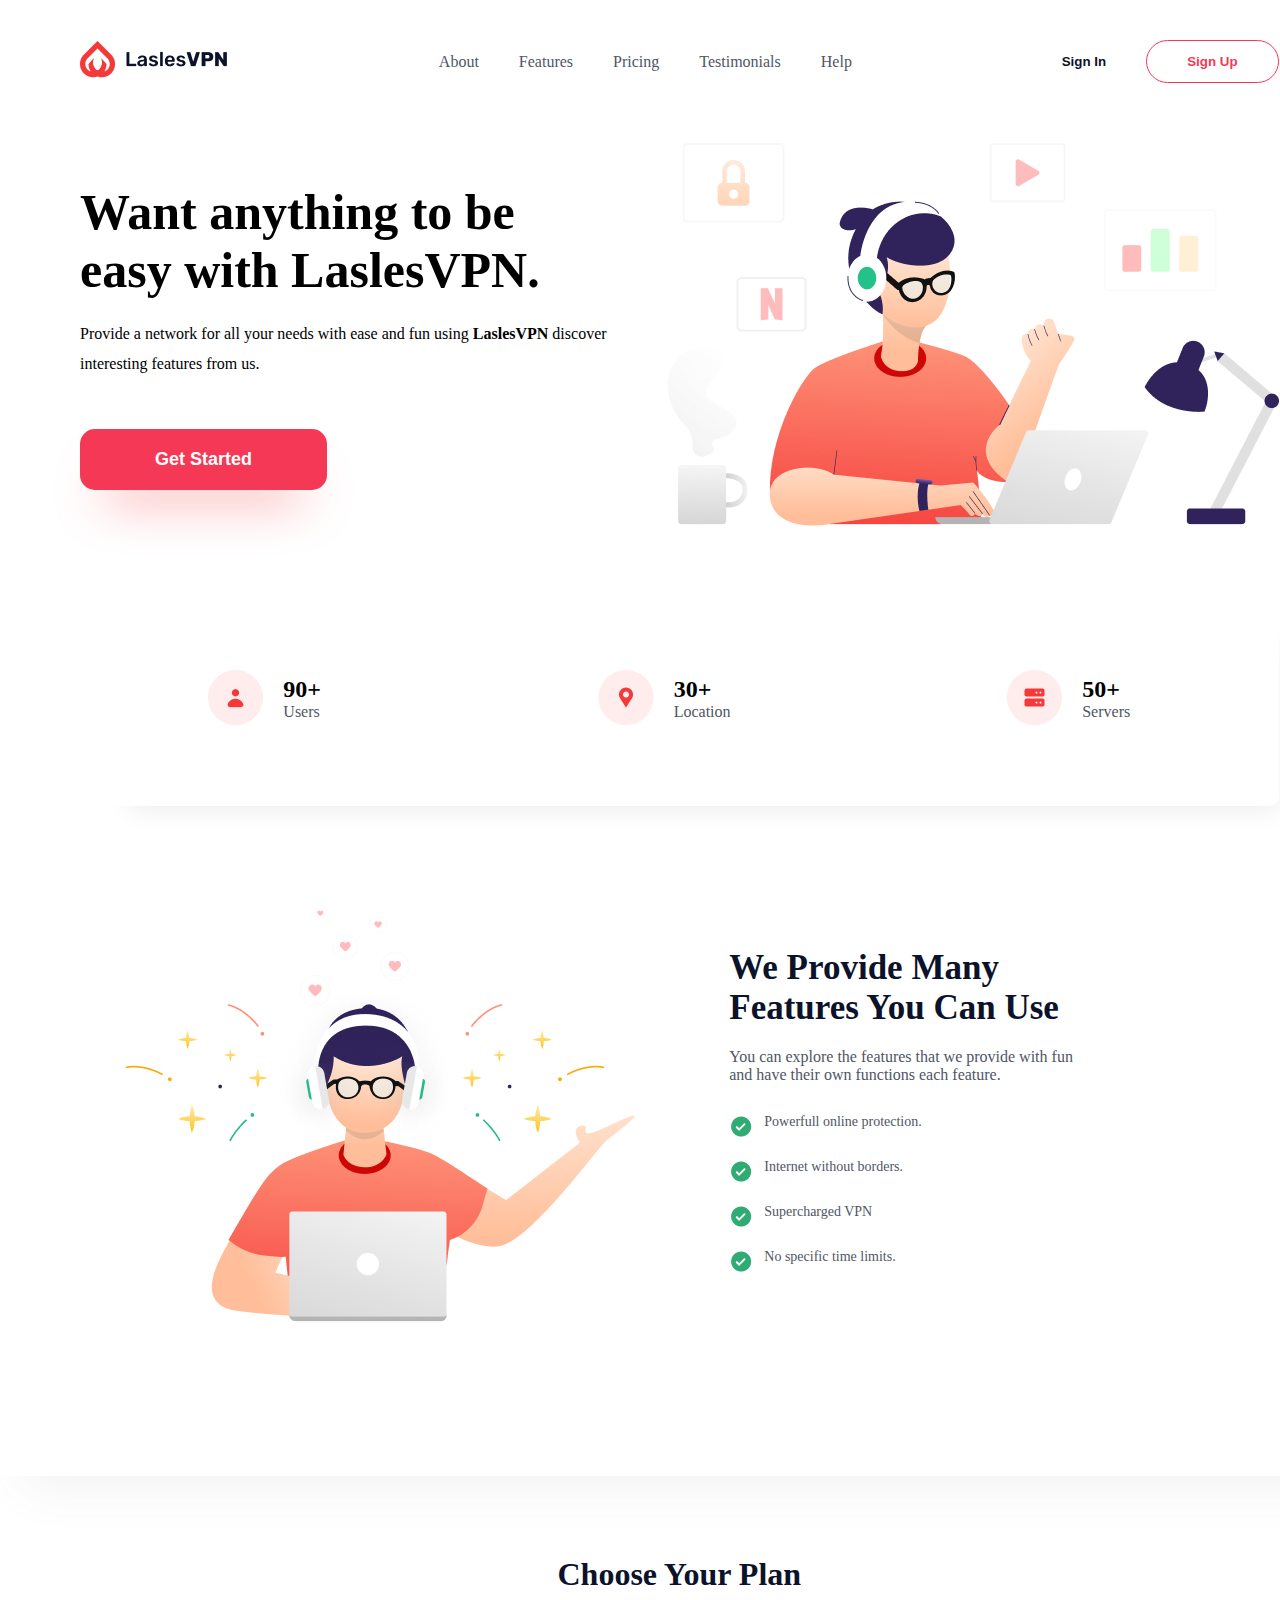
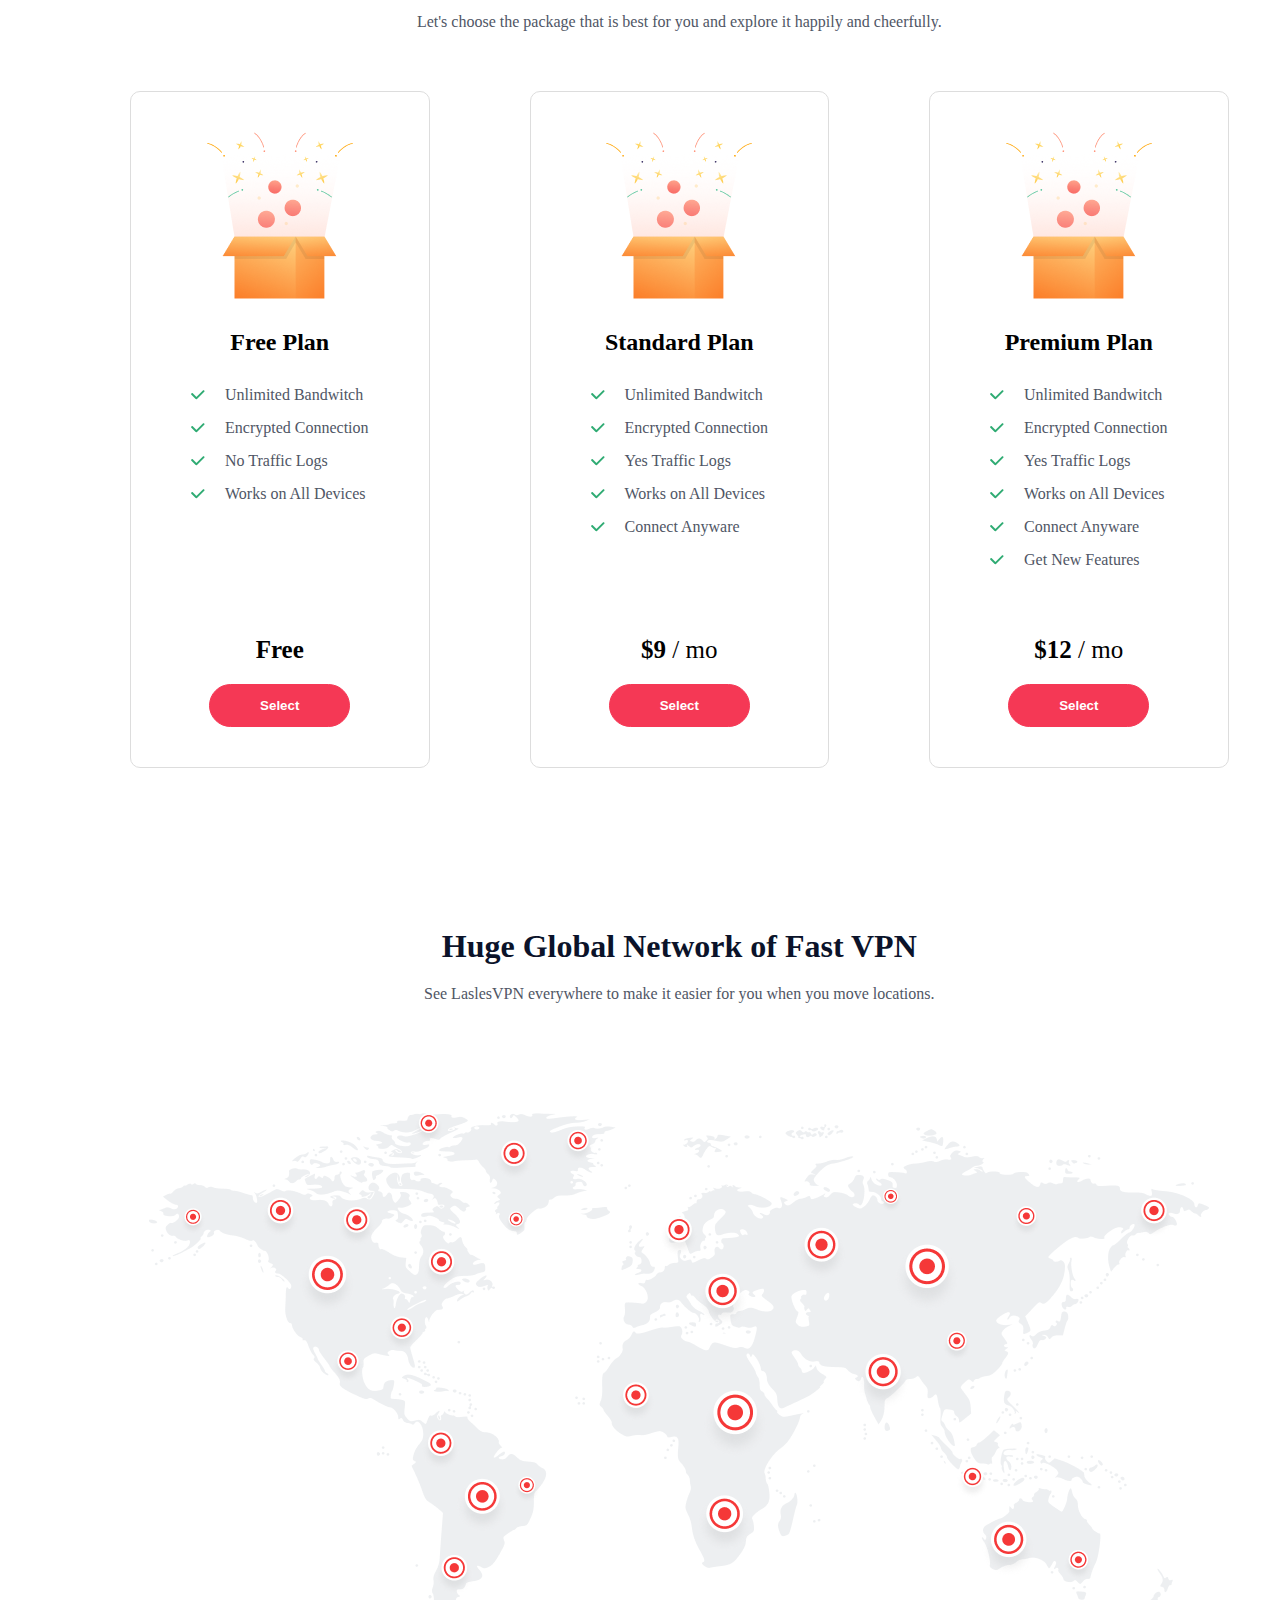
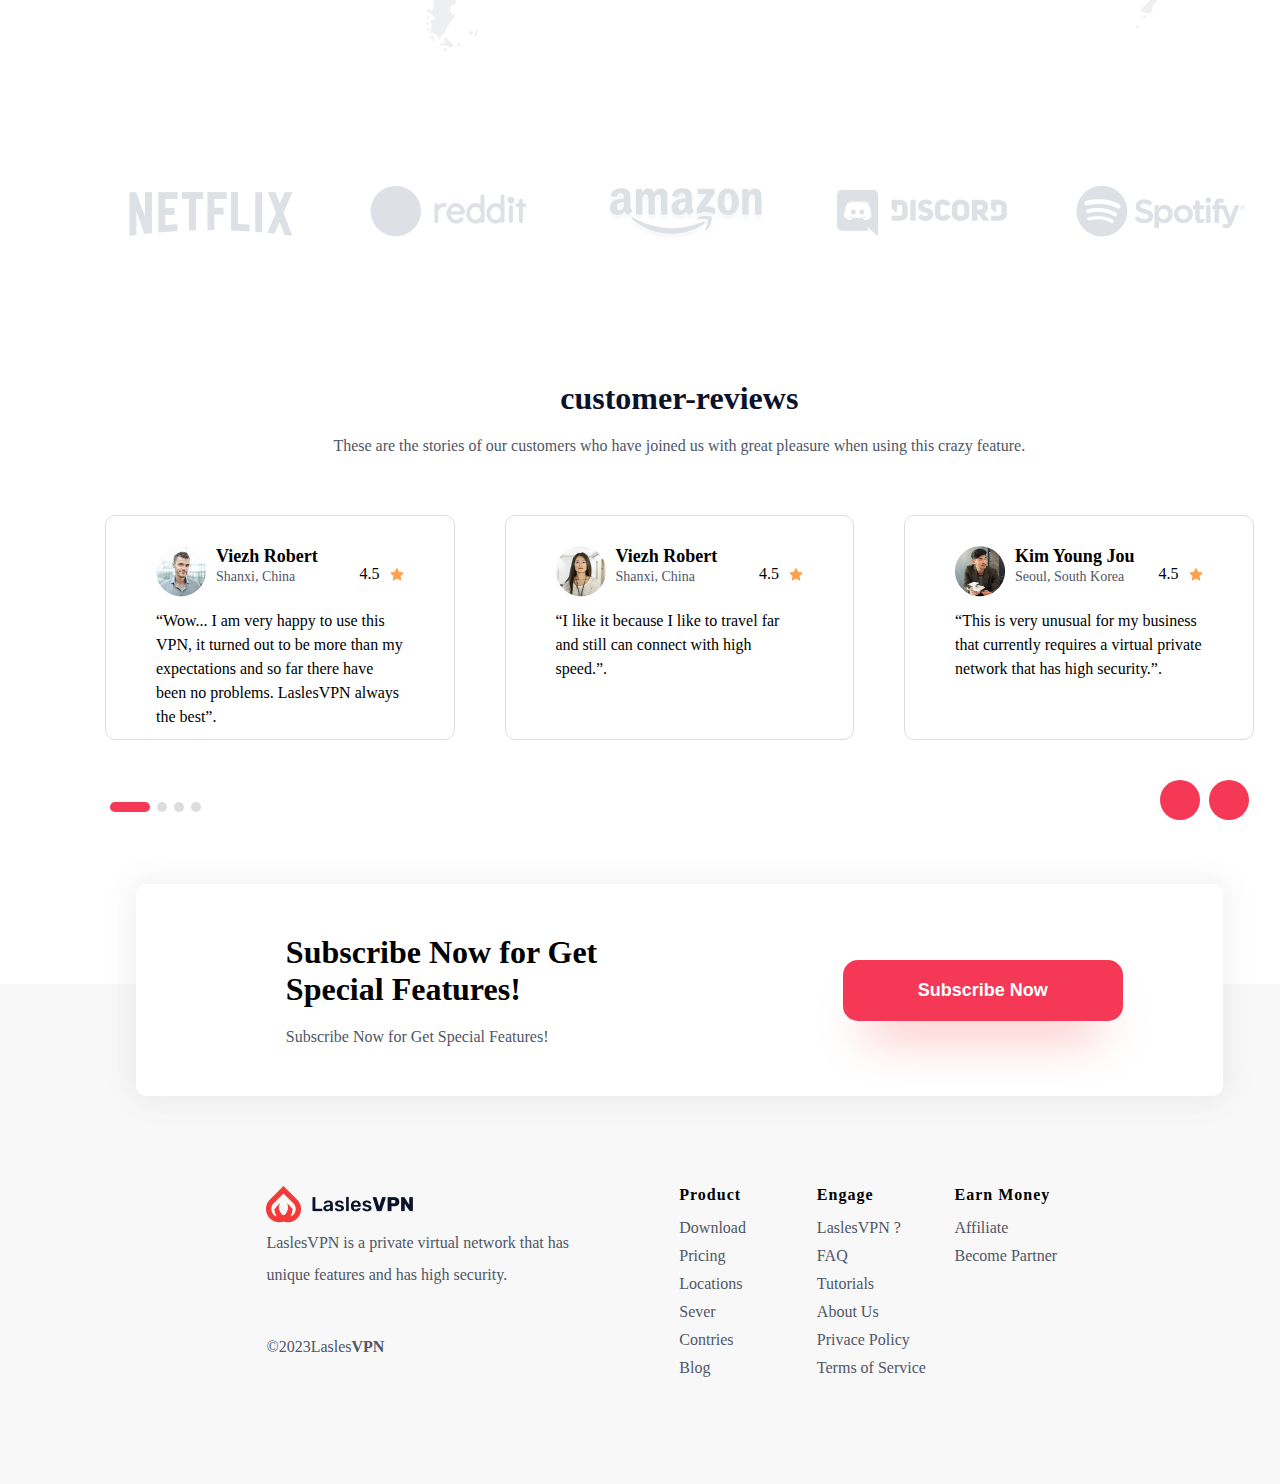
<file: index.html>
<!DOCTYPE html>
<html lang="en">
  <head>
    <meta charset="UTF-8" />
    <meta name="viewport" content="width=device-width, initial-scale=1.0" />
    <title>Document</title>
    <link rel="stylesheet" href="./style.css" />
    <link
      rel="stylesheet"
      href="https://cdnjs.cloudflare.com/ajax/libs/font-awesome/6.4.0/css/all.min.css"
      integrity="sha512-iecdLmaskl7CVkqkXNQ/ZH/XLlvWZOJyj7Yy7tcenmpD1ypASozpmT/E0iPtmFIB46ZmdtAc9eNBvH0H/ZpiBw=="
      crossorigin="anonymous"
      referrerpolicy="no-referrer"
    />
  </head>
  <body>
    <div class="wrap">
      <div class="header">
        <div class="header-container">
          <div class="logo">
            <a href="#"><img src="./image/Logo.png" alt="" /></a>
          </div>
          <div class="nav">
            <ul>
              <li><a href="#">About</a></li>
              <li><a href="#">Features</a></li>
              <li><a href="#">Pricing</a></li>
              <li><a href="#">Testimonials</a></li>
              <li><a href="#">Help</a></li>
            </ul>
          </div>
          <div class="header-btn-group">
            <button class="signin-btn">Sign In</button>
            <button class="signup-btn">Sign Up</button>
          </div>
        </div>
      </div>
      <div class="banner">
        <div class="banner-container">
          <div class="banner-txt">
            <h1>Want anything to be <br />easy with LaslesVPN.</h1>
            <p>
              Provide a network for all your needs with ease and fun using
              <b>LaslesVPN</b> discover interesting features from us.
            </p>
            <div class="banner-txt-btn">
              <button><a href="#">Get Started</a></button>
            </div>
          </div>
          <div class="banner-img">
            <img src="./image/Illustration 1.png" alt="" />
          </div>
        </div>
      </div>
      <div class="service">
        <div class="service-container">
          <div class="service-icon-group">
            <div class="icon">
              <img src="./image/user.png" alt="" />
              <div class="icon-txt">
                <h2>90+</h2>
                <p>Users</p>
              </div>
            </div>
            <div class="icon">
              <img src="./image/location.png" alt="" />
              <div class="icon-txt">
                <h2>30+</h2>
                <p>Location</p>
              </div>
            </div>
            <div class="icon">
              <img src="./image/Server.png" alt="" />
              <div class="icon-txt">
                <h2>50+</h2>
                <p>Servers</p>
              </div>
            </div>
          </div>
          <div class="service-content-group">
            <div class="service-img">
              <img src="./image/Illustration 2.png" alt="" />
            </div>
            <div class="service-txt">
              <h1>
                We Provide Many<br />
                Features You Can Use
              </h1>
              <p>
                You can explore the features that we provide with fun<br />
                and have their own functions each feature.
              </p>
              <ul>
                <li>
                  <img src="./image/Group 1121.png" alt="" />
                  <p>Powerfull online protection.</p>
                </li>
                <li>
                  <img src="./image/Group 1121.png" alt="" />
                  <p>Internet without borders.</p>
                </li>
                <li>
                  <img src="./image/Group 1121.png" alt="" />
                  <p>Supercharged VPN</p>
                </li>
                <li>
                  <img src="./image/Group 1121.png" alt="" />
                  <p>No specific time limits.</p>
                </li>
              </ul>
            </div>
          </div>
        </div>
      </div>
      <div class="plan">
        <div class="plan-container">
          <div class="plan-txt">
            <h1>Choose Your Plan</h1>
            <p>
              Let's choose the package that is best for you and explore it
              happily and cheerfully.
            </p>
          </div>
          <div class="plan-card-group">
            <div class="row">
              <div class="col">
                <div class="plan-card">
                  <img src="./image/Free.png" alt="" />
                  <h2>Free Plan</h2>
                  <ul>
                    <li>
                      <img src="./image/Vector.png" alt="" />
                      <p>Unlimited Bandwitch</p>
                    </li>
                    <li>
                      <img src="./image/Vector.png" alt="" />
                      <p>Encrypted Connection</p>
                    </li>
                    <li>
                      <img src="./image/Vector.png" alt="" />
                      <p>No Traffic Logs</p>
                    </li>
                    <li>
                      <img src="./image/Vector.png" alt="" />
                      <p>Works on All Devices</p>
                    </li>
                  </ul>
                  <div class="plan-card-price">
                    <p><b>Free</b></p>
                  </div>
                  <button>
                    <a href="#">Select</a>
                  </button>
                </div>
              </div>
              <div class="col">
                <div class="plan-card">
                  <img src="./image/Free.png" alt="" />
                  <h2>Standard Plan</h2>
                  <ul>
                    <li>
                      <img src="./image/Vector.png" alt="" />
                      <p>Unlimited Bandwitch</p>
                    </li>
                    <li>
                      <img src="./image/Vector.png" alt="" />
                      <p>Encrypted Connection</p>
                    </li>
                    <li>
                      <img src="./image/Vector.png" alt="" />
                      <p>Yes Traffic Logs</p>
                    </li>
                    <li>
                      <img src="./image/Vector.png" alt="" />
                      <p>Works on All Devices</p>
                    </li>
                    <li>
                      <img src="./image/Vector.png" alt="" />
                      <p>Connect Anyware</p>
                    </li>
                  </ul>
                  <div class="plan-card-price">
                    <p><b>$9</b> / mo</p>
                  </div>
                  <button>
                    <a href="#">Select</a>
                  </button>
                </div>
              </div>
              <div class="col">
                <div class="plan-card">
                  <img src="./image/Free.png" alt="" />
                  <h2>Premium Plan</h2>
                  <ul>
                    <li>
                      <img src="./image/Vector.png" alt="" />
                      <p>Unlimited Bandwitch</p>
                    </li>
                    <li>
                      <img src="./image/Vector.png" alt="" />
                      <p>Encrypted Connection</p>
                    </li>
                    <li>
                      <img src="./image/Vector.png" alt="" />
                      <p>Yes Traffic Logs</p>
                    </li>
                    <li>
                      <img src="./image/Vector.png" alt="" />
                      <p>Works on All Devices</p>
                    </li>
                    <li>
                      <img src="./image/Vector.png" alt="" />
                      <p>Connect Anyware</p>
                    </li>
                    <li>
                      <img src="./image/Vector.png" alt="" />
                      <p>Get New Features</p>
                    </li>
                  </ul>
                  <div class="plan-card-price">
                    <p><b>$12</b> / mo</p>
                  </div>
                  <button>
                    <a href="#">Select</a>
                  </button>
                </div>
              </div>
            </div>
          </div>
        </div>
      </div>
      <div class="location">
        <div class="location-container">
          <div class="location-txt">
            <h1>Huge Global Network of Fast VPN</h1>
            <p>
              See LaslesVPN everywhere to make it easier for you when you move
              locations.
            </p>
          </div>
          <div class="globel-img">
            <img src="./image/Huge Global.png" alt="" />
          </div>
          <div class="sponser-img">
            <img src="./image/Sponsored.png" alt="" />
          </div>
        </div>
      </div>
      <div class="customer-reviews">
        <div class="customer-reviews-container">
          <div class="customer-reviews-txt">
            <h1>customer-reviews</h1>
            <p>
              These are the stories of our customers who have joined us with
              great pleasure when using this crazy feature.
            </p>
          </div>
          <div class="review-card-group">
            <div class="review-card">
              <div class="card-top">
                <div class="profile">
                  <div class="profile-img">
                    <img src="./image/Ellipse 175 (1).png" alt="" />
                  </div>
                  <div class="user-name">
                    <p>Viezh Robert</p>
                    <span>Shanxi, China</span>
                  </div>
                </div>
                <div class="reviews-srart">
                  <p>4.5</p>
                  <img src="./image/Star.png" alt="" />
                </div>
              </div>
              <div class="comment">
                <p>
                  “Wow... I am very happy to use this VPN, it turned out to be
                  more than my expectations and so far there have been no
                  problems. LaslesVPN always the best”.
                </p>
              </div>
            </div>
            <div class="review-card">
              <div class="card-top">
                <div class="profile">
                  <div class="profile-img">
                    <img src="./image/Ellipse 175.png" alt="" />
                  </div>
                  <div class="user-name">
                    <p>Viezh Robert</p>
                    <span>Shanxi, China</span>
                  </div>
                </div>
                <div class="reviews-srart">
                  <p>4.5</p>
                  <img src="./image/Star.png" alt="" />
                </div>
              </div>
              <div class="comment">
                <p>
                  “I like it because I like to travel far and still can connect
                  with high speed.”.
                </p>
              </div>
            </div>
            <div class="review-card">
              <div class="card-top">
                <div class="profile">
                  <div class="profile-img">
                    <img src="./image/Ellipse 175 (2).png" alt="" />
                  </div>
                  <div class="user-name">
                    <p>Kim Young Jou</p>
                    <span>Seoul, South Korea</span>
                  </div>
                </div>
                <div class="reviews-srart">
                  <p>4.5</p>
                  <img src="./image/Star.png" alt="" />
                </div>
              </div>
              <div class="comment">
                <p>
                  “This is very unusual for my business that currently requires
                  a virtual private network that has high security.”.
                </p>
              </div>
            </div>
          </div>
        </div>
        <div class="slide">
          <div class="carousel-indicators">
            <button type="button"></button>
            <button type="button"></button>
            <button type="button"></button>
            <button type="button"></button>
          </div>
          <div class="carousel-control">
            <button type="button">
              <i class="fa-solid fa-arrow-left"></i>
            </button>
            <button type="button">
              <i class="fa-solid fa-arrow-right"></i>
            </button>
          </div>
        </div>
        <div class="subscribe">
          <div class="subscribe-txt">
            <h1>Subscribe Now for Get Special Features!</h1>
            <p>Subscribe Now for Get Special Features!</p>
          </div>
          <div class="subscribe-btn">
            <button>
              <a href="">Subscribe Now</a>
            </button>
          </div>
        </div>
      </div>
      <div class="footer">
        <div class="footer-container">
          <div class="row">
            <div class="col">
              <img src="./image/Logo.png" alt="" />
              <p>
                LaslesVPN is a private virtual network that has unique features
                and has high security.
              </p>
              <div class="footer-icon-group">
                <i class="fa-brands fa-facebook"></i>
                <i class="fa-brands fa-instagram"></i>
                <i class="fa-brands fa-twitter"></i>
              </div>
              <p>&copy2023Lasles<b>VPN</b></p>
            </div>
            <div class="col">
              <h6>Product</h6>
              <ul>
                <li><a href="">Download</a></li>
                <li><a href="">Pricing</a></li>
                <li><a href="">Locations</a></li>
                <li><a href="">Sever</a></li>
                <li><a href="">Contries</a></li>
                <li><a href="">Blog</a></li>
              </ul>
            </div>
            <div class="col">
              <h6>Engage</h6>
              <ul>
                <li><a href="#">LaslesVPN ?</a></li>
                <li><a href="">FAQ</a></li>
                <li><a href="">Tutorials</a></li>
                <li><a href="">About Us</a></li>
                <li><a href="">Privace Policy</a></li>
                <li><a href="">Terms of Service</a></li>
              </ul>
            </div>
            <div class="col">
              <h6>Earn Money</h6>
              <ul>
                <li><a href="">Affiliate</a></li>
                <li><a href="">Become Partner</a></li>
              </ul>
            </div>
          </div>
        </div>
      </div>
    </div>
  </body>
</html>
</file>
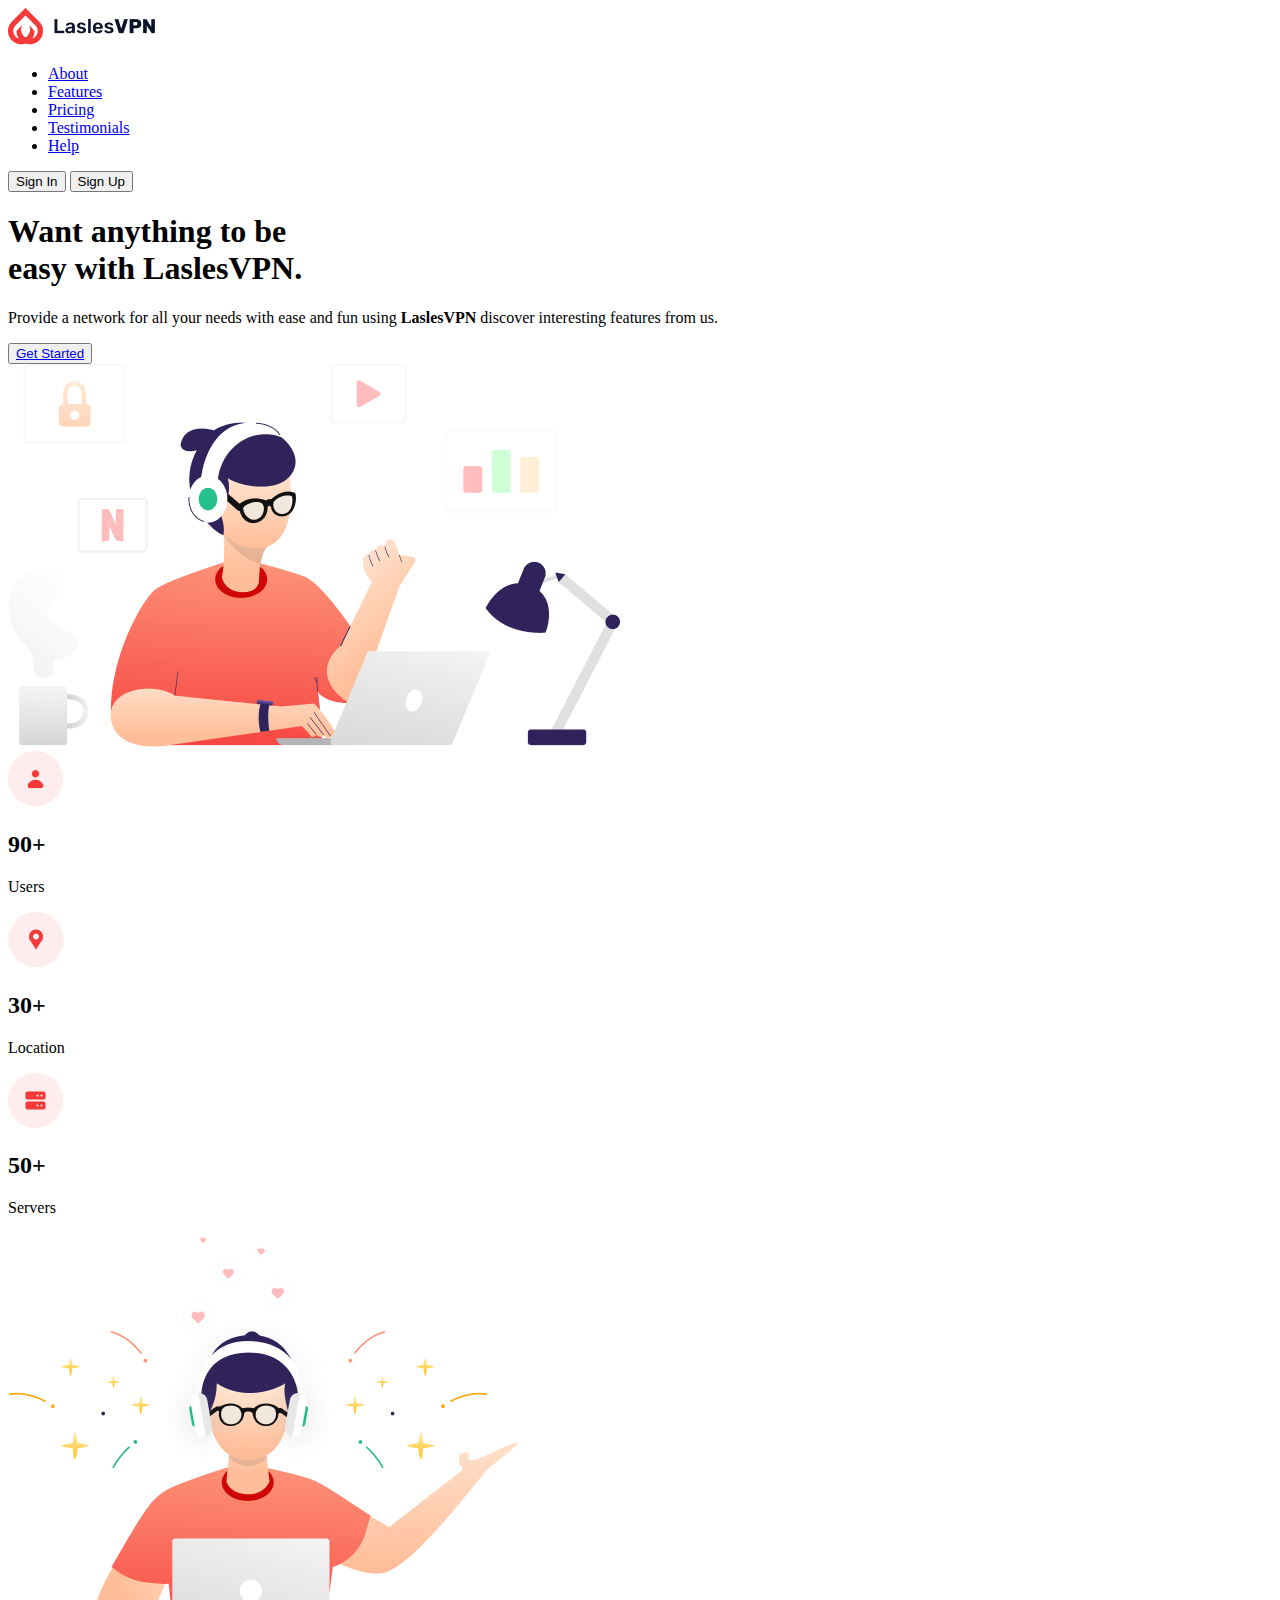
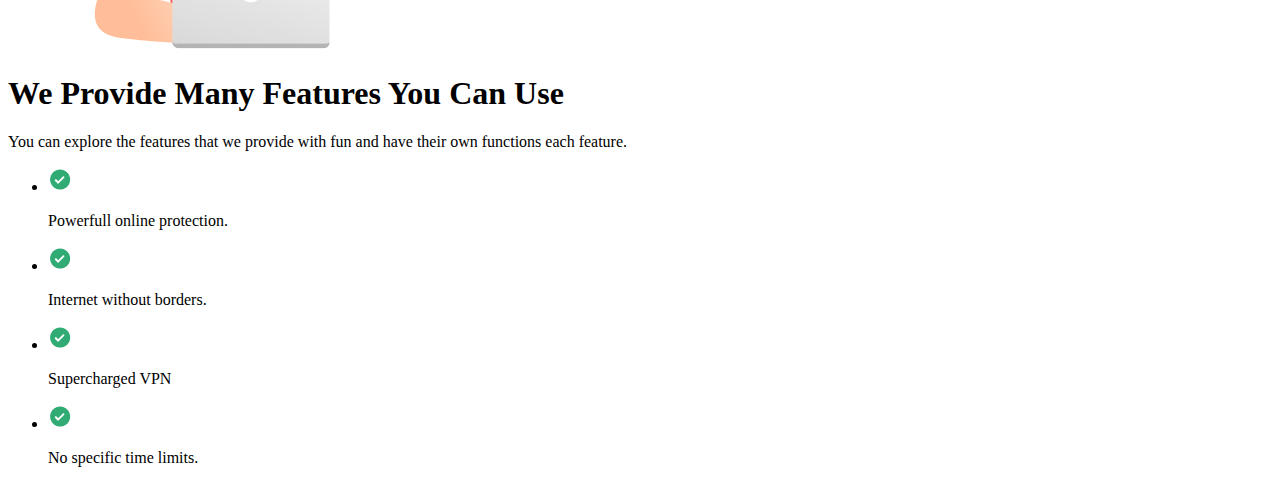
<file: text.html>
<!DOCTYPE html>
<html lang="en">
  <head>
    <meta charset="UTF-8" />
    <meta name="viewport" content="width=device-width, initial-scale=1.0" />
    <title>Document</title>
  </head>
  <body>
    <div class="wrap">
      <div class="header">
        <div class="header-container">
          <div class="logo">
            <a href="#"><img src="./image/Logo.png" alt="" /></a>
          </div>
          <div class="nav">
            <ul>
              <li><a href="#">About</a></li>
              <li><a href="#">Features</a></li>
              <li><a href="#">Pricing</a></li>
              <li><a href="#">Testimonials</a></li>
              <li><a href="#">Help</a></li>
            </ul>
          </div>
          <div class="header-btn-group">
            <button class="signin-btn">Sign In</button>
            <button class="signup-btn">Sign Up</button>
          </div>
        </div>
      </div>
      <div class="banner">
        <div class="banner-container">
          <div class="banner-txt">
            <h1>Want anything to be <br />easy with LaslesVPN.</h1>
            <p>
              Provide a network for all your needs with ease and fun using
              <b>LaslesVPN</b> discover interesting features from us.
            </p>
            <div class="banner-txt-btn">
              <button><a href="#">Get Started</a></button>
            </div>
          </div>
          <div class="banner-img">
            <img src="./image/Illustration 1.png" alt="" />
          </div>
        </div>
      </div>
      <div class="service">
        <div class="service-container">
          <div class="service-icon-group">
            <div class="icon">
              <img src="./image/user.png" alt="" />
              <div class="icon-txt">
                <h2>90+</h2>
                <p>Users</p>
              </div>
            </div>
            <div class="icon">
              <img src="./image/location.png" alt="" />
              <div class="icon-txt">
                <h2>30+</h2>
                <p>Location</p>
              </div>
            </div>
            <div class="icon">
              <img src="./image/Server.png" alt="" />
              <div class="icon-txt">
                <h2>50+</h2>
                <p>Servers</p>
              </div>
            </div>
          </div>
          <div class="service-content-group">
            <div class="service-img">
              <img src="./image/Illustration 2.png" alt="" />
            </div>
            <div class="service-txt">
              <h1>We Provide Many Features You Can Use</h1>
              <p>
                You can explore the features that we provide with fun and have
                their own functions each feature.
              </p>
              <ul>
                <li>
                  <img src="./image/Group 1121.png" alt="" />
                  <p>Powerfull online protection.</p>
                </li>
                <li>
                  <img src="./image/Group 1121.png" alt="" />
                  <p>Internet without borders.</p>
                </li>
                <li>
                  <img src="./image/Group 1121.png" alt="" />
                  <p>Supercharged VPN</p>
                </li>
                <li>
                  <img src="./image/Group 1121.png" alt="" />
                  <p>No specific time limits.</p>
                </li>
              </ul>
            </div>
          </div>
        </div>
      </div>
    </div>
  </body>
</html>
</file>
<file: style.css>
*{
    margin: 0;
    padding: 0;
    box-sizing: border-box;
    text-decoration: none;
    list-style: none;
}
html,body{
    width: 100%;
    height: 100%;
    box-sizing: border-box;
}
body{
    background-color: #ffff;
    width: 100%;
    display: flex;
    flex-direction: column;
}
.wrap{
    margin: auto;
}
.header{
    padding: 40px 80px;
    /* width: 100%; */
}
.header-container{
    display: flex;
    justify-content: space-between;
    align-items: center;
}
.nav ul{
    display: flex;
}
.nav ul a{
    font-size: 16px;
    color: #4F5665;
}
.nav ul li{
    padding-left: 40px;
}
.header-btn-group{
    /* width: 100%; */
    display: flex;
    flex-wrap: nowrap;
}
.signin-btn,
.signup-btn{
    border: 1px solid #F53855;
    border-radius: 30px;
    padding: 13px 40px;
    background-color: #ffff;
    color: #F53855;
    font-weight: 700;
    cursor: pointer;
    white-space:nowrap
}
.signin-btn{
    border: none;
    color: #0B132A;
}
.banner{
    padding: 20px 80px;
    /* width: 100%; */
}
.banner-container{
    display: flex;
    align-items: center;
}
.banner-txt{
    display: flex;
    flex-direction: column;
    justify-content: center;
    padding-right:30px;
}
.banner-txt h1{
    font-weight: 700;
    font-size: 50px;
    margin-bottom: 20px;
}
.banner-txt p{
    line-height: 30px;
    margin-bottom: 50px;
}
.banner-txt-btn{
    display: flex;
    white-space:nowrap
}
.banner-txt-btn button{
    padding: 20px 75px;
    border-radius: 15px;
    background-color: #F53855;
    border: none;
    box-shadow: 0px 30px 50px -25px rgba(245, 56, 56, 1);
}
.banner-txt-btn a{
    color: #ffff;
    font-size: 18px;
    font-weight: 700;
}
.banner-img{
    /* width: 100%; */
    text-align: center;
}
.service{
    padding: 40px 80px 100px 80px;
    width: 100%;
    box-shadow: 0px 30px 50px -25px rgba(96, 95, 95, 0.1);
}
.service-container{
    display: flex;
    flex-direction: column;
    justify-content: center;
}
.service-icon-group{
    display: flex;
    justify-content: space-around;
    /* padding: 0 150px; */
    background-color: #fff;
    padding: 80px 0;
    border-radius: 10px;
    margin-bottom: 50px;
    box-shadow: 25px 30px 20px -25px rgba(96, 95, 95, 0.1);
}
.service-icon-group .icon{
    display: flex;
    align-items: center;
    justify-content: center;
}
.icon-txt{
    padding: 0 20px;
}
.icon-txt p{
    color: #4F5665;
}
.service-content-group{
    display: flex;
    align-items: center;
    justify-content: center;
    background-color: #fff;
    padding: 50px 0;
}
.service-img{
    width: 50%;
    text-align: center;
}

.service-txt{
    display: flex;
    flex-direction: column;
    justify-content: center;
    padding: 0 50px;
    width: 50%;
    
}
.service-txt h1{
    padding-bottom: 20px;
    color: #0B132A;
    font-size: 35px;
}
.service-txt p{
    font-size: 16px;
    color: #4F5665;
}
.service-txt ul{
    padding: 20px 0 0 0;
}
.service-txt li{
    display: flex;
    padding: 10px 0 ;
}
.service-txt li img{
    padding-right: 10px;
}
.service-txt li p{
    font-size: 14px;
    color: #4F5665;
}
.plan{
    padding: 20px 80px 100px;
}
.plan-container{
    display: flex;
    flex-direction: column;
    align-items: center;
}
.plan-txt{
    text-align: center;
    padding: 60px 0;
}
.plan-txt h1{
    padding-bottom: 20px;
    color: #0B132A;
}
.plan-txt p{
    color: #4F5665;
}
.plan-card-group{
    justify-content: space-between;
}
.plan-card{
    display: flex;
    flex-direction: column;
    align-items: center;
}
.plan-card-group .row{
    display: flex;
}
.plan-card-group .row .col{
    border: 1px solid #DDDDDD;
    padding: 40px 60px;
    border-radius: 10px;
    margin: 0px 50px;
    
}
.plan-card > img:first-child{
    padding-bottom: 30px;
}
.plan-card h2{
    padding-bottom: 30px;
}
.plan-card ul{
    height: 250px;
    padding: 0 0 20px;
}
.plan-card li{
    display: flex;
    align-items: center;
    white-space: nowrap;
    padding-bottom: 15px;
    color: #4F5665;
}
.plan-card li p{
    padding-left: 20px;
}
.plan-card-price{
    font-size: 25px;
}
.plan-card button{
    border: 1px solid #F53855;
    border-radius: 30px;
    padding: 13px 50px;
    background-color: #F53855;
    font-weight: 700;
    cursor: pointer;
    white-space:nowrap;
    margin-top: 20px;
}
.plan-card button a{
    color: #fff;
}
.location{
    padding: 0px 80px;
}
.location-container{
    display: flex;
    flex-direction: column;
    align-items: center;
}
.location-txt{
    text-align: center;
    padding: 60px 0;
}
.location-txt h1{
    padding-bottom: 20px;
    color: #0B132A;
}
.location-txt p{
    color: #4F5665;
}
.location .globel-img{
    padding: 50px 20px;
}

.customer-reviews{
    padding: 0px 80px 100px;
    position: relative;
}
.customer-reviews-container{
    display: flex;
    flex-direction: column;
    align-items: center;
}
.customer-reviews-txt{
    text-align: center;
    padding: 60px 0;
}
.customer-reviews-txt h1{
    padding-bottom: 20px;
    color: #0B132A;
}

.customer-reviews-txt p{
    color: #4F5665;
}
.review-card-group{
    display: flex;
    justify-content: center;
    align-items: center;
}
.review-card{
    padding: 30px 50px;
    border: 1px solid #DDDDDD;
    flex: 1;
    border-radius: 10px;
    margin: 0 25px;
}
.card-top{
    display: flex;
    justify-content: space-between;
    align-items: center;
    padding-bottom: 8px;
}
.profile{
    display: flex;
}
.user-name{
    padding-left: 10px;
}
.user-name p{
    font-size: 18px;
    font-weight: 700;
}
.user-name span{
    color: #4F5665;
    font-size: 14px;
}
.reviews-srart{
    display: flex;
    align-items: center;
}
.reviews-srart img{
    padding-left: 10px;
}
.comment{
    height: 100px;
    /* align-items: center; */
    line-height: 1.5;
}
.comment p{
    word-wrap:break-word;
}
.slide{
    display: flex;
    justify-content: space-between;
    flex-shrink: 0;
    padding: 40px 30px;
    align-items: center;
    margin-bottom: 20px;
}
.slide button{
    border: none;
    background-color: none;
    cursor: pointer;
}
.carousel-indicators > button:first-child{
    background-color: #F53855;
    padding: 5px 20px;
    border-radius: 15px;
}
.carousel-indicators > button + button{
    background-color: #DDDDDD;
    padding: 5px 5px;
    border-radius: 50%;
    margin-left: 3px;
}


.carousel-control button{
    background-color: #F53855;
    width: 40px;
    height: 40px;
    border-radius: 50%;
    font-size: 24px;
    color: #fff;
    margin-left:5px;
    text-align: center;
}

.subscribe{
    background-color: #fff;
    border-radius: 10px;
    position: absolute;
    right: 0;
    left: 0;
    margin: auto;
    display: flex;
    justify-content: space-between;
    align-items: center;
    flex: 1;
    width: 80%;
    /* height: 300px; */
    padding: 0px 100px;
    box-shadow: 0px 0px 30px 3px rgba(96, 95, 95, 0.1);

}
.subscribe-txt{
    width: 50%;
    padding: 50px 50px;
}
.subscribe-txt h1{
    margin-bottom: 20px;
}
.subscribe-txt p{
    color: #4F5665;
}
.subscribe-btn button{
    padding: 20px 75px;
    border-radius: 15px;
    background-color: #F53855;
    border: none;
    box-shadow: 0px 30px 50px -25px rgba(245, 56, 56, 1);
}
.subscribe-btn button a{
    color: #ffff;
    font-size: 18px;
    font-weight: 700;
}

.footer{
    padding: 0px 80px;
    background-color: #F8F8F8;
    height: 500px;
    display: flex;
    align-items: center;
    justify-content: center;
}
.footer-container{
   margin-top: 100px;
}
.footer .row{
    display: flex;
    justify-content: space-between;
}
.footer .row .col:first-child{
    /* background-color: #F53855; */
    width: 50%;
}
.footer .row .col + .col{
    width: calc(50%/3);
}
.footer p{
    line-height: 2;
    margin-bottom: 20px;
    width: 75%;
    color: #4F5665;
}
.footer-icon-group{
    display: flex;
    align-items: center;
    margin-bottom: 20px;
}
.footer-icon-group i{
    font-size: 30px;
    margin-right:20px;
}
.footer li{
    padding: 5px 0;
}
.footer h6{
    font-size: 16px;
    padding-bottom: 10px;
    letter-spacing:1px;
}
.footer a{
    color: #4F5665;
}
</file>
